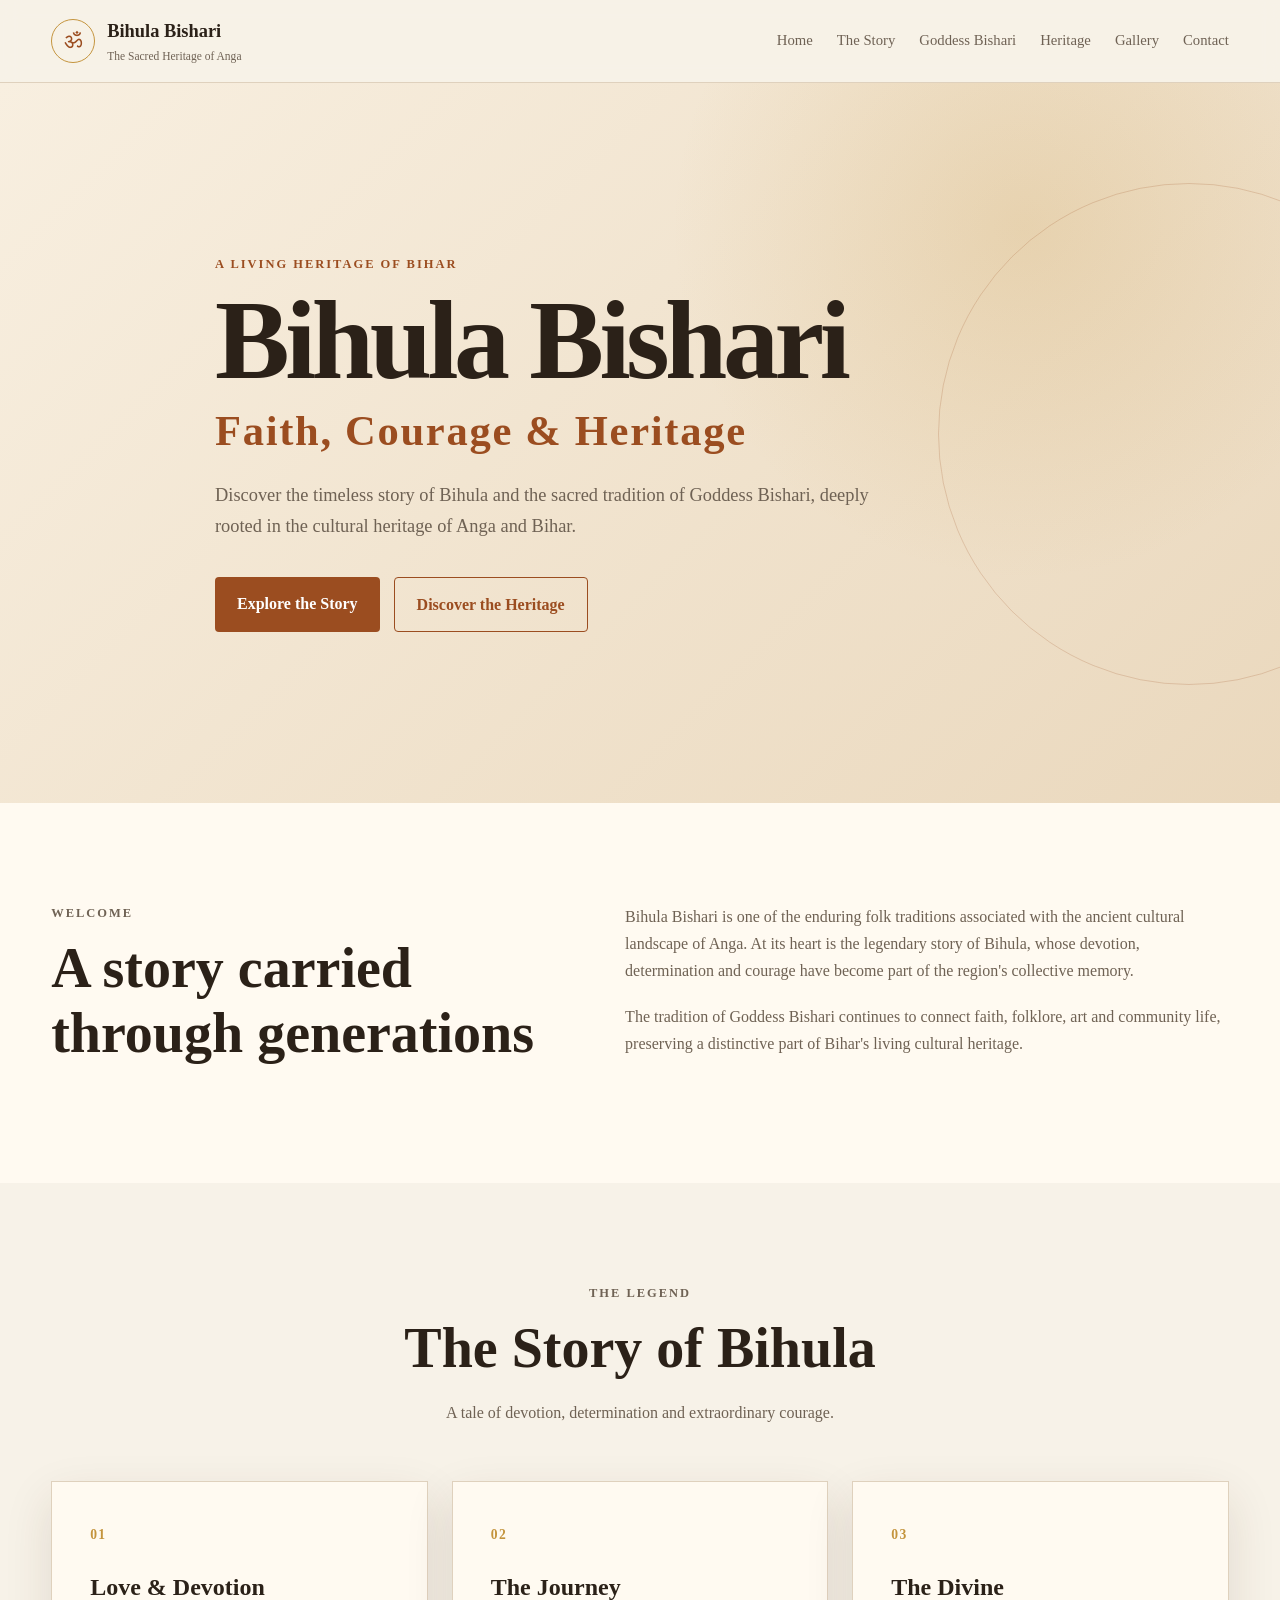
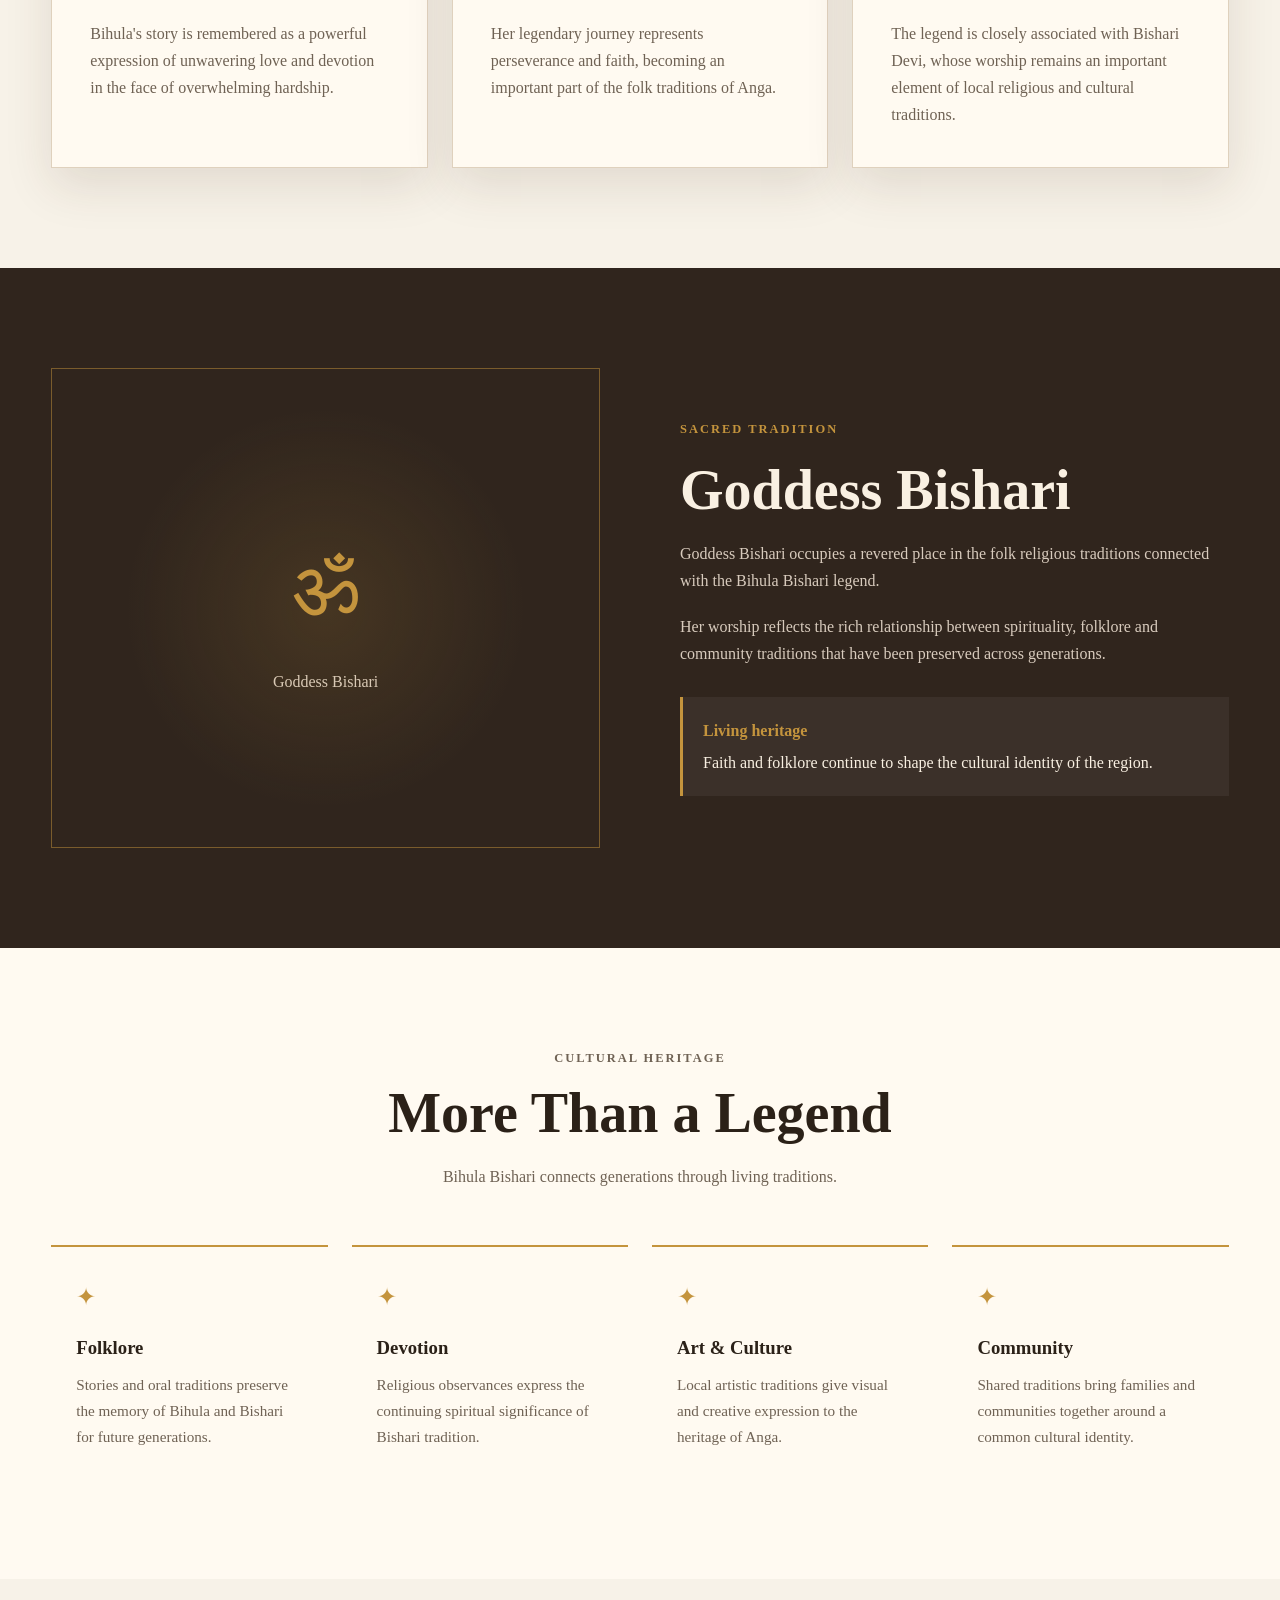
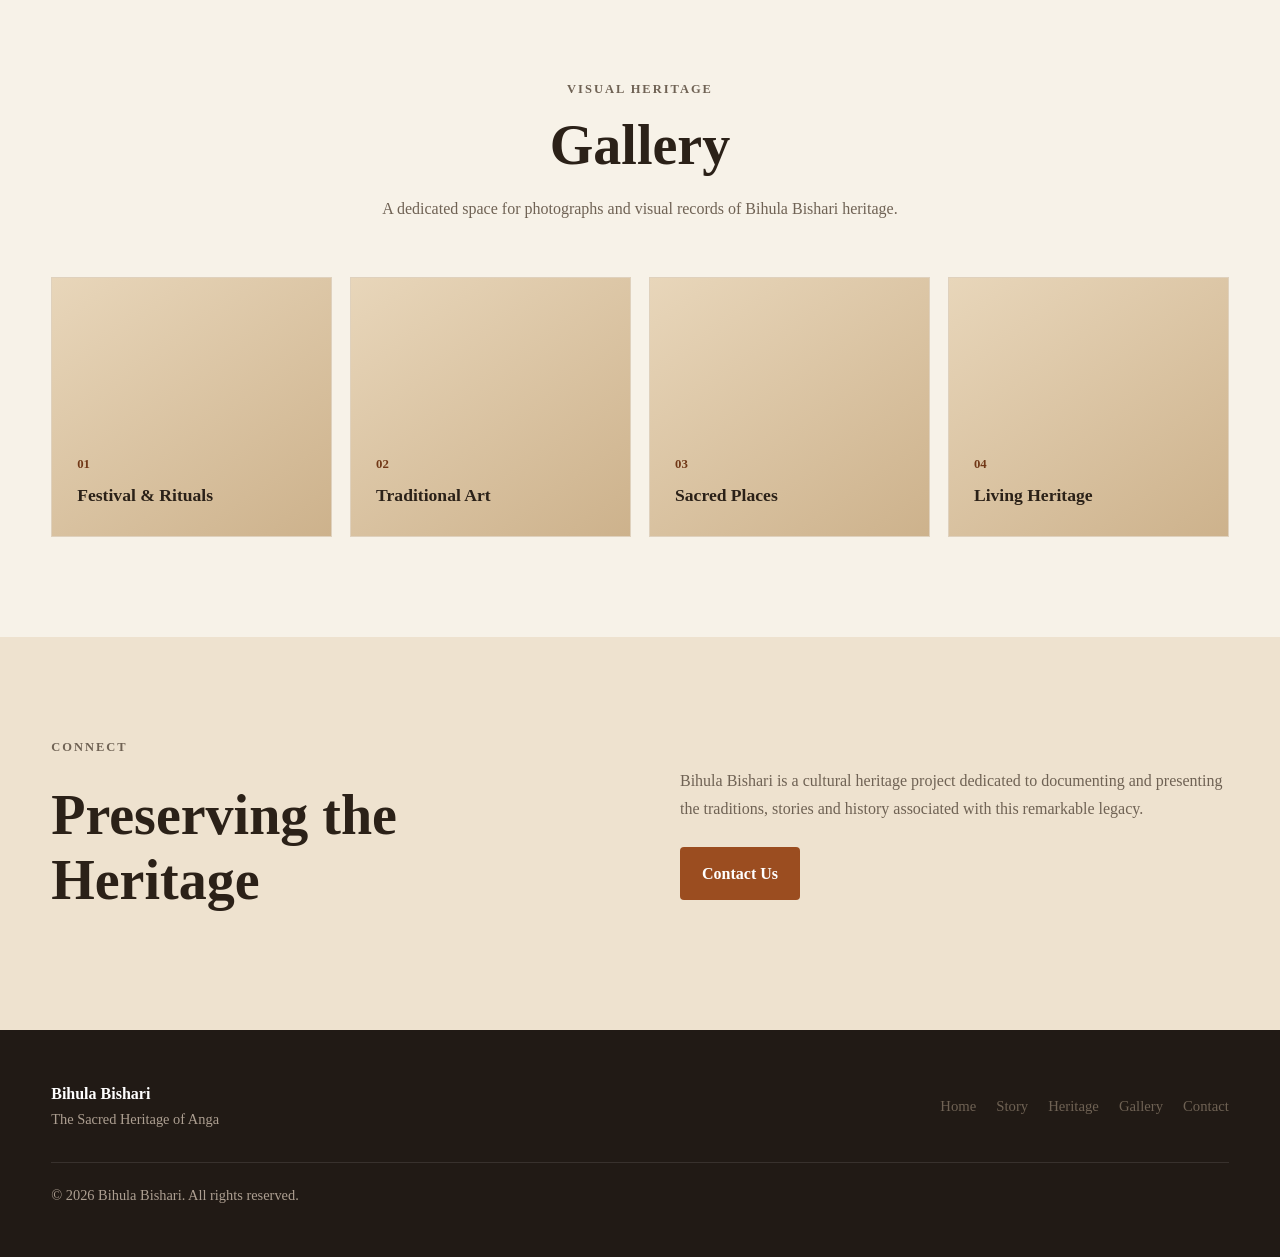
<file: index.html>
<!DOCTYPE html>
<html lang="en">
<head>
    <meta charset="UTF-8">
    <meta name="viewport" content="width=device-width, initial-scale=1.0">

    <title>Bihula Bishari | The Sacred Heritage of Anga</title>

    <meta name="description"
          content="Discover Bihula Bishari, the sacred cultural heritage of Anga, Bihar, India. Explore the legend of Bihula, Goddess Bishari, traditions, history and the living heritage of the region.">

    <meta name="keywords"
          content="Bihula Bishari, Bishari Puja, Bihula, Bishari Devi, Anga, Bihar, Bihar heritage, Indian culture, folk tradition">

    <meta name="author" content="Bihula Bishari">

    <link rel="canonical" href="https://bihulabishari.com/">

    <link rel="stylesheet" href="style.css">
</head>

<body>

    <header class="site-header">
        <div class="container header-inner">

            <a class="brand" href="index.html" aria-label="Bihula Bishari home">
                <span class="brand-symbol">ॐ</span>
                <span>
                    <strong>Bihula Bishari</strong>
                    <small>The Sacred Heritage of Anga</small>
                </span>
            </a>

            <button class="menu-toggle"
                    type="button"
                    aria-label="Open navigation"
                    aria-expanded="false">
                ☰
            </button>

            <nav class="site-nav" aria-label="Primary navigation">
                <a href="#home">Home</a>
                <a href="#story">The Story</a>
                <a href="#bishari">Goddess Bishari</a>
                <a href="#heritage">Heritage</a>
                <a href="#gallery">Gallery</a>
                <a href="#contact">Contact</a>
            </nav>

        </div>
    </header>

    <main>

        <!-- Hero -->
        <section id="home" class="hero">
            <div class="container hero-content">

                <p class="eyebrow">A Living Heritage of Bihar</p>

                <h1>
                    Bihula Bishari
                    <span>Faith, Courage &amp; Heritage</span>
                </h1>

                <p class="hero-text">
                    Discover the timeless story of Bihula and the sacred tradition
                    of Goddess Bishari, deeply rooted in the cultural heritage of
                    Anga and Bihar.
                </p>

                <div class="hero-actions">
                    <a class="button primary" href="#story">Explore the Story</a>
                    <a class="button secondary" href="#heritage">Discover the Heritage</a>
                </div>

            </div>
        </section>

        <!-- Introduction -->
        <section class="intro section">
            <div class="container intro-grid">

                <div>
                    <p class="section-label">Welcome</p>

                    <h2>
                        A story carried through generations
                    </h2>
                </div>

                <div>
                    <p>
                        Bihula Bishari is one of the enduring folk traditions
                        associated with the ancient cultural landscape of Anga.
                        At its heart is the legendary story of Bihula, whose
                        devotion, determination and courage have become part of
                        the region's collective memory.
                    </p>

                    <p>
                        The tradition of Goddess Bishari continues to connect
                        faith, folklore, art and community life, preserving a
                        distinctive part of Bihar's living cultural heritage.
                    </p>
                </div>

            </div>
        </section>

        <!-- Story -->
        <section id="story" class="section story-section">
            <div class="container">

                <div class="section-heading">
                    <p class="section-label">The Legend</p>
                    <h2>The Story of Bihula</h2>
                    <p>
                        A tale of devotion, determination and extraordinary courage.
                    </p>
                </div>

                <div class="story-grid">

                    <article class="story-card">
                        <span class="card-number">01</span>
                        <h3>Love &amp; Devotion</h3>
                        <p>
                            Bihula's story is remembered as a powerful expression
                            of unwavering love and devotion in the face of
                            overwhelming hardship.
                        </p>
                    </article>

                    <article class="story-card">
                        <span class="card-number">02</span>
                        <h3>The Journey</h3>
                        <p>
                            Her legendary journey represents perseverance and
                            faith, becoming an important part of the folk
                            traditions of Anga.
                        </p>
                    </article>

                    <article class="story-card">
                        <span class="card-number">03</span>
                        <h3>The Divine</h3>
                        <p>
                            The legend is closely associated with Bishari Devi,
                            whose worship remains an important element of local
                            religious and cultural traditions.
                        </p>
                    </article>

                </div>

            </div>
        </section>

        <!-- Bishari -->
        <section id="bishari" class="section goddess-section">
            <div class="container goddess-grid">

                <div class="goddess-image-placeholder"
                     role="img"
                     aria-label="Sacred artistic representation of Goddess Bishari">
                    <div class="placeholder-symbol">ॐ</div>
                    <p>Goddess Bishari</p>
                </div>

                <div class="goddess-content">
                    <p class="section-label">Sacred Tradition</p>

                    <h2>Goddess Bishari</h2>

                    <p>
                        Goddess Bishari occupies a revered place in the folk
                        religious traditions connected with the Bihula Bishari
                        legend.
                    </p>

                    <p>
                        Her worship reflects the rich relationship between
                        spirituality, folklore and community traditions that
                        have been preserved across generations.
                    </p>

                    <div class="highlight">
                        <strong>Living heritage</strong>
                        <span>
                            Faith and folklore continue to shape the cultural
                            identity of the region.
                        </span>
                    </div>
                </div>

            </div>
        </section>

        <!-- Heritage -->
        <section id="heritage" class="section heritage-section">
            <div class="container">

                <div class="section-heading">
                    <p class="section-label">Cultural Heritage</p>
                    <h2>More Than a Legend</h2>
                    <p>
                        Bihula Bishari connects generations through living traditions.
                    </p>
                </div>

                <div class="heritage-grid">

                    <div class="heritage-item">
                        <span>✦</span>
                        <h3>Folklore</h3>
                        <p>
                            Stories and oral traditions preserve the memory of
                            Bihula and Bishari for future generations.
                        </p>
                    </div>

                    <div class="heritage-item">
                        <span>✦</span>
                        <h3>Devotion</h3>
                        <p>
                            Religious observances express the continuing
                            spiritual significance of Bishari tradition.
                        </p>
                    </div>

                    <div class="heritage-item">
                        <span>✦</span>
                        <h3>Art &amp; Culture</h3>
                        <p>
                            Local artistic traditions give visual and creative
                            expression to the heritage of Anga.
                        </p>
                    </div>

                    <div class="heritage-item">
                        <span>✦</span>
                        <h3>Community</h3>
                        <p>
                            Shared traditions bring families and communities
                            together around a common cultural identity.
                        </p>
                    </div>

                </div>

            </div>
        </section>

        <!-- Gallery -->
        <section id="gallery" class="section gallery-section">
            <div class="container">

                <div class="section-heading">
                    <p class="section-label">Visual Heritage</p>
                    <h2>Gallery</h2>
                    <p>
                        A dedicated space for photographs and visual records
                        of Bihula Bishari heritage.
                    </p>
                </div>

                <div class="gallery-grid">

                    <div class="gallery-placeholder">
                        <span>01</span>
                        <p>Festival &amp; Rituals</p>
                    </div>

                    <div class="gallery-placeholder">
                        <span>02</span>
                        <p>Traditional Art</p>
                    </div>

                    <div class="gallery-placeholder">
                        <span>03</span>
                        <p>Sacred Places</p>
                    </div>

                    <div class="gallery-placeholder">
                        <span>04</span>
                        <p>Living Heritage</p>
                    </div>

                </div>

            </div>
        </section>

        <!-- Contact -->
        <section id="contact" class="section contact-section">
            <div class="container contact-box">

                <div>
                    <p class="section-label">Connect</p>
                    <h2>Preserving the Heritage</h2>
                </div>

                <div>
                    <p>
                        Bihula Bishari is a cultural heritage project dedicated
                        to documenting and presenting the traditions, stories
                        and history associated with this remarkable legacy.
                    </p>

                    <a class="button primary"
                       href="mailto:info@bihulabishari.com">
                        Contact Us
                    </a>
                </div>

            </div>
        </section>

    </main>

    <footer class="site-footer">
        <div class="container footer-inner">

            <div>
                <strong>Bihula Bishari</strong>
                <p>The Sacred Heritage of Anga</p>
            </div>

            <div class="footer-links">
                <a href="#home">Home</a>
                <a href="#story">Story</a>
                <a href="#heritage">Heritage</a>
                <a href="#gallery">Gallery</a>
                <a href="#contact">Contact</a>
            </div>

            <p class="copyright">
                © <span id="current-year">2026</span> Bihula Bishari. All rights reserved.
            </p>

        </div>
    </footer>

    <script src="script.js"></script>

</body>
</html>
</file>
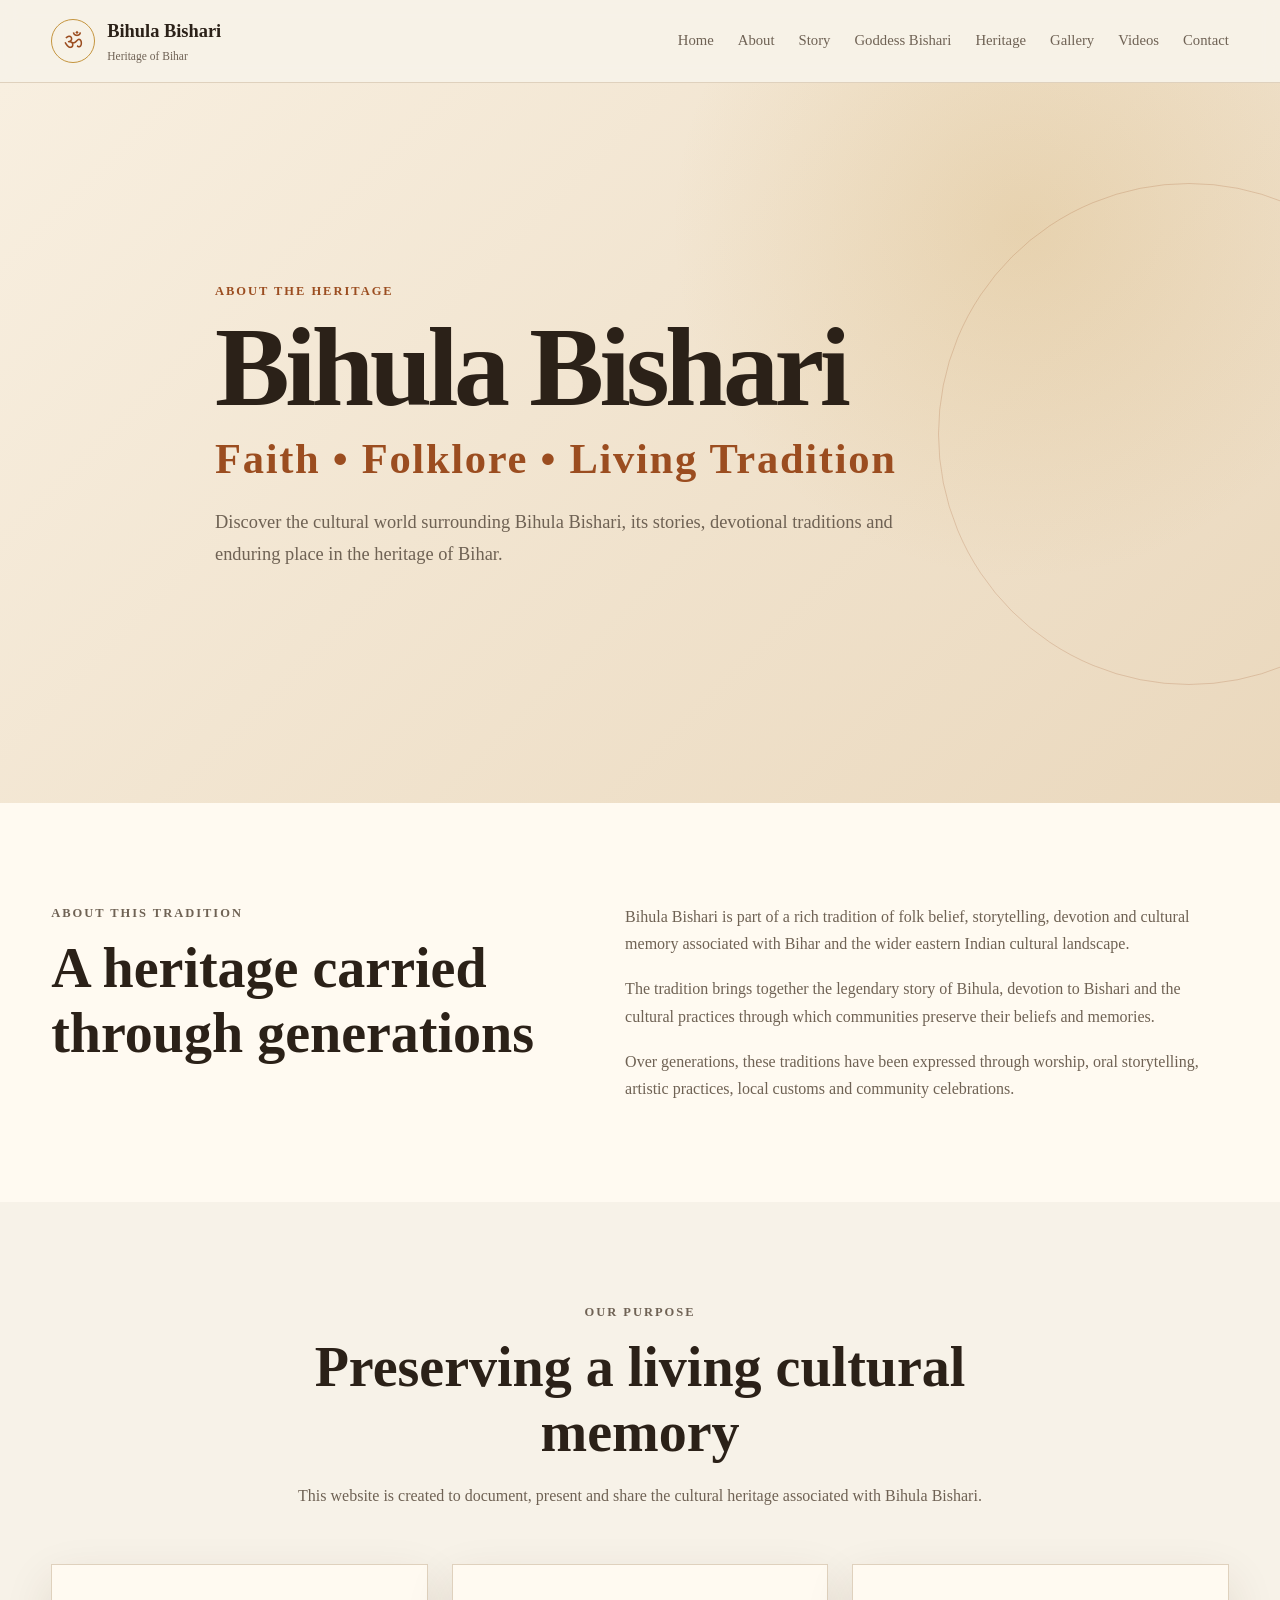
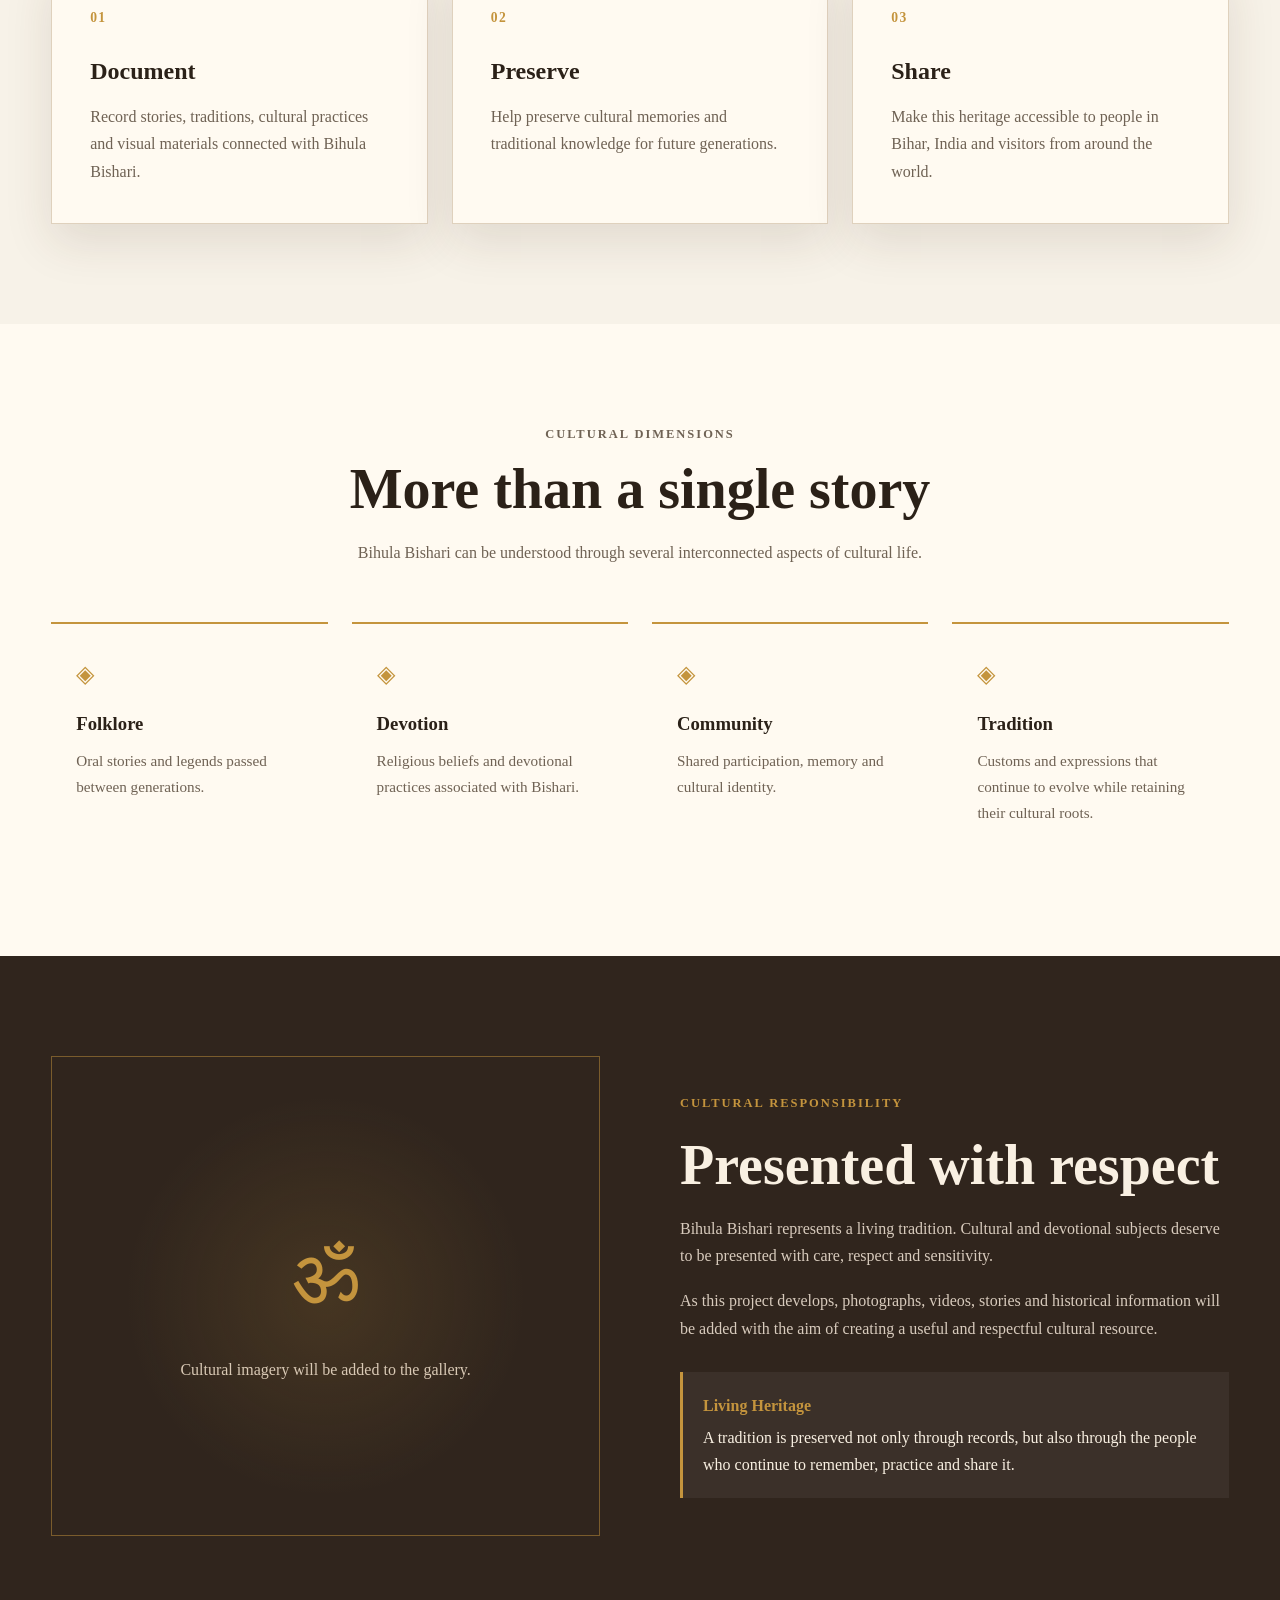
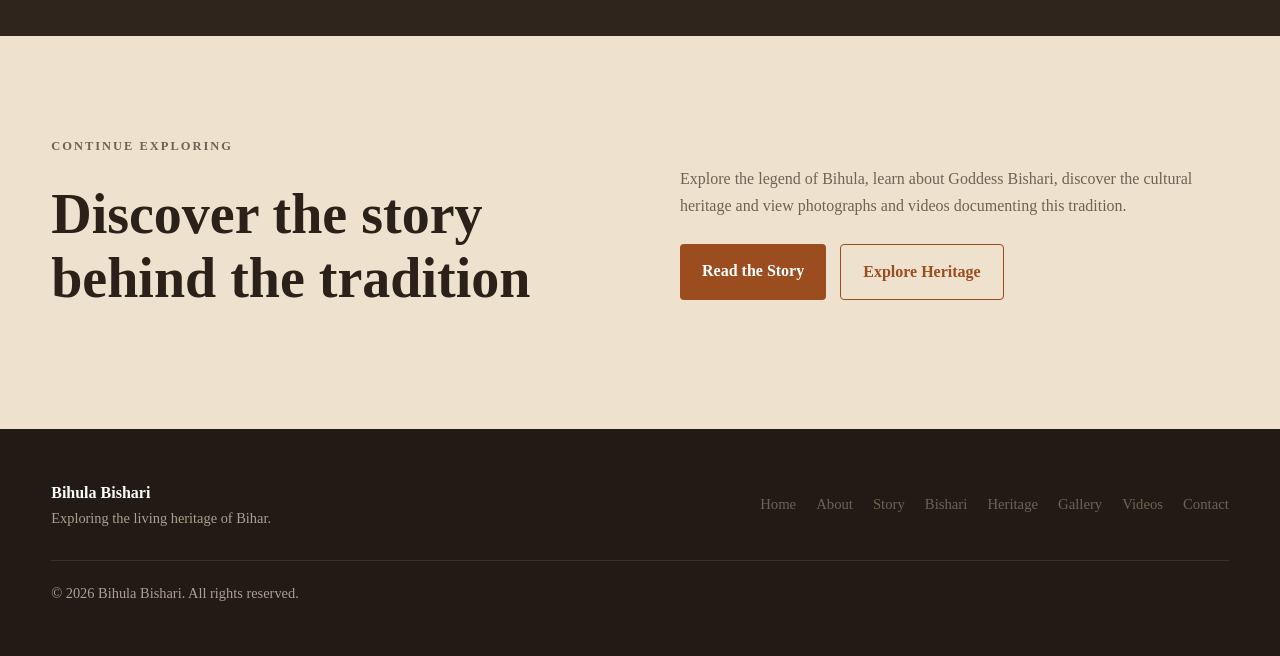
<file: about.html>
<!DOCTYPE html>
<html lang="en">
<head>
    <meta charset="UTF-8">
    <meta name="viewport" content="width=device-width, initial-scale=1.0">

    <title>About Bihula Bishari | Heritage of Bihar</title>

    <meta
        name="description"
        content="Learn about Bihula Bishari, its folklore, devotion, cultural heritage and living traditions associated with Bihar and eastern India."
    >

    <meta
        name="keywords"
        content="Bihula Bishari, Bishari Puja, Goddess Bishari, Bihar culture, Bihar heritage, Bihula, folk tradition"
    >

    <meta name="author" content="V Pandey">

    <link rel="stylesheet" href="style.css">
</head>

<body>

    <!-- Header -->
    <header class="site-header">
        <div class="container header-inner">

            <a
                href="index.html"
                class="brand"
                aria-label="Bihula Bishari home"
            >
                <span class="brand-symbol" aria-hidden="true">ॐ</span>

                <span>
                    <strong>Bihula Bishari</strong>
                    <small>Heritage of Bihar</small>
                </span>
            </a>

            <button
                class="menu-toggle"
                type="button"
                aria-label="Open navigation menu"
                aria-expanded="false"
            >
                ☰
            </button>

            <nav class="site-nav" aria-label="Main navigation">
                <a href="index.html">Home</a>
                <a href="about.html" aria-current="page">About</a>
                <a href="story.html">Story</a>
                <a href="goddess-bishari.html">Goddess Bishari</a>
                <a href="heritage.html">Heritage</a>
                <a href="gallery.html">Gallery</a>
                <a href="videos.html">Videos</a>
                <a href="contact.html">Contact</a>
            </nav>

        </div>
    </header>

    <main>

        <!-- About Hero -->
        <section class="hero">
            <div class="container hero-content">

                <p class="eyebrow">About the Heritage</p>

                <h1>
                    Bihula Bishari
                    <span>Faith • Folklore • Living Tradition</span>
                </h1>

                <p class="hero-text">
                    Discover the cultural world surrounding Bihula Bishari,
                    its stories, devotional traditions and enduring place
                    in the heritage of Bihar.
                </p>

            </div>
        </section>

        <!-- Introduction -->
        <section class="section intro">
            <div class="container intro-grid">

                <div>
                    <p class="section-label">About This Tradition</p>

                    <h2>
                        A heritage carried through generations
                    </h2>
                </div>

                <div>

                    <p>
                        Bihula Bishari is part of a rich tradition of folk
                        belief, storytelling, devotion and cultural memory
                        associated with Bihar and the wider eastern Indian
                        cultural landscape.
                    </p>

                    <p>
                        The tradition brings together the legendary story
                        of Bihula, devotion to Bishari and the cultural
                        practices through which communities preserve their
                        beliefs and memories.
                    </p>

                    <p>
                        Over generations, these traditions have been
                        expressed through worship, oral storytelling,
                        artistic practices, local customs and community
                        celebrations.
                    </p>

                </div>

            </div>
        </section>

        <!-- Our Purpose -->
        <section class="section story-section">

            <div class="container">

                <div class="section-heading">

                    <p class="section-label">
                        Our Purpose
                    </p>

                    <h2>
                        Preserving a living cultural memory
                    </h2>

                    <p>
                        This website is created to document, present and
                        share the cultural heritage associated with
                        Bihula Bishari.
                    </p>

                </div>

                <div class="story-grid">

                    <article class="story-card">

                        <span class="card-number">01</span>

                        <h3>Document</h3>

                        <p>
                            Record stories, traditions, cultural practices
                            and visual materials connected with Bihula
                            Bishari.
                        </p>

                    </article>

                    <article class="story-card">

                        <span class="card-number">02</span>

                        <h3>Preserve</h3>

                        <p>
                            Help preserve cultural memories and traditional
                            knowledge for future generations.
                        </p>

                    </article>

                    <article class="story-card">

                        <span class="card-number">03</span>

                        <h3>Share</h3>

                        <p>
                            Make this heritage accessible to people in
                            Bihar, India and visitors from around the world.
                        </p>

                    </article>

                </div>

            </div>

        </section>

        <!-- Cultural Dimensions -->
        <section class="section heritage-section">

            <div class="container">

                <div class="section-heading">

                    <p class="section-label">
                        Cultural Dimensions
                    </p>

                    <h2>
                        More than a single story
                    </h2>

                    <p>
                        Bihula Bishari can be understood through several
                        interconnected aspects of cultural life.
                    </p>

                </div>

                <div class="heritage-grid">

                    <article class="heritage-item">

                        <span aria-hidden="true">◈</span>

                        <h3>Folklore</h3>

                        <p>
                            Oral stories and legends passed between
                            generations.
                        </p>

                    </article>

                    <article class="heritage-item">

                        <span aria-hidden="true">◈</span>

                        <h3>Devotion</h3>

                        <p>
                            Religious beliefs and devotional practices
                            associated with Bishari.
                        </p>

                    </article>

                    <article class="heritage-item">

                        <span aria-hidden="true">◈</span>

                        <h3>Community</h3>

                        <p>
                            Shared participation, memory and cultural
                            identity.
                        </p>

                    </article>

                    <article class="heritage-item">

                        <span aria-hidden="true">◈</span>

                        <h3>Tradition</h3>

                        <p>
                            Customs and expressions that continue to evolve
                            while retaining their cultural roots.
                        </p>

                    </article>

                </div>

            </div>

        </section>

        <!-- Respect and Documentation -->
        <section class="section goddess-section">

            <div class="container goddess-grid">

                <div class="goddess-image-placeholder">

                    <span
                        class="placeholder-symbol"
                        aria-hidden="true"
                    >
                        ॐ
                    </span>

                    <p>
                        Cultural imagery will be added to the gallery.
                    </p>

                </div>

                <div class="goddess-content">

                    <p class="section-label">
                        Cultural Responsibility
                    </p>

                    <h2>
                        Presented with respect
                    </h2>

                    <p>
                        Bihula Bishari represents a living tradition.
                        Cultural and devotional subjects deserve to be
                        presented with care, respect and sensitivity.
                    </p>

                    <p>
                        As this project develops, photographs, videos,
                        stories and historical information will be added
                        with the aim of creating a useful and respectful
                        cultural resource.
                    </p>

                    <div class="highlight">

                        <strong>Living Heritage</strong>

                        <span>
                            A tradition is preserved not only through
                            records, but also through the people who
                            continue to remember, practice and share it.
                        </span>

                    </div>

                </div>

            </div>

        </section>

        <!-- Explore More -->
        <section class="section contact-section">

            <div class="container contact-box">

                <div>

                    <p class="section-label">
                        Continue Exploring
                    </p>

                    <h2>
                        Discover the story behind the tradition
                    </h2>

                </div>

                <div>

                    <p>
                        Explore the legend of Bihula, learn about Goddess
                        Bishari, discover the cultural heritage and view
                        photographs and videos documenting this tradition.
                    </p>

                    <div class="hero-actions">

                        <a
                            class="button primary"
                            href="story.html"
                        >
                            Read the Story
                        </a>

                        <a
                            class="button secondary"
                            href="heritage.html"
                        >
                            Explore Heritage
                        </a>

                    </div>

                </div>

            </div>

        </section>

    </main>

    <!-- Footer -->
    <footer class="site-footer">

        <div class="container footer-inner">

            <div>

                <strong>Bihula Bishari</strong>

                <p>
                    Exploring the living heritage of Bihar.
                </p>

            </div>

            <nav
                class="footer-links"
                aria-label="Footer navigation"
            >
                <a href="index.html">Home</a>
                <a href="about.html">About</a>
                <a href="story.html">Story</a>
                <a href="goddess-bishari.html">Bishari</a>
                <a href="heritage.html">Heritage</a>
                <a href="gallery.html">Gallery</a>
                <a href="videos.html">Videos</a>
                <a href="contact.html">Contact</a>
            </nav>

            <p class="copyright">
                © 2026 Bihula Bishari. All rights reserved.
            </p>

        </div>

    </footer>

    <script src="script.js"></script>

</body>
</html>
</file>
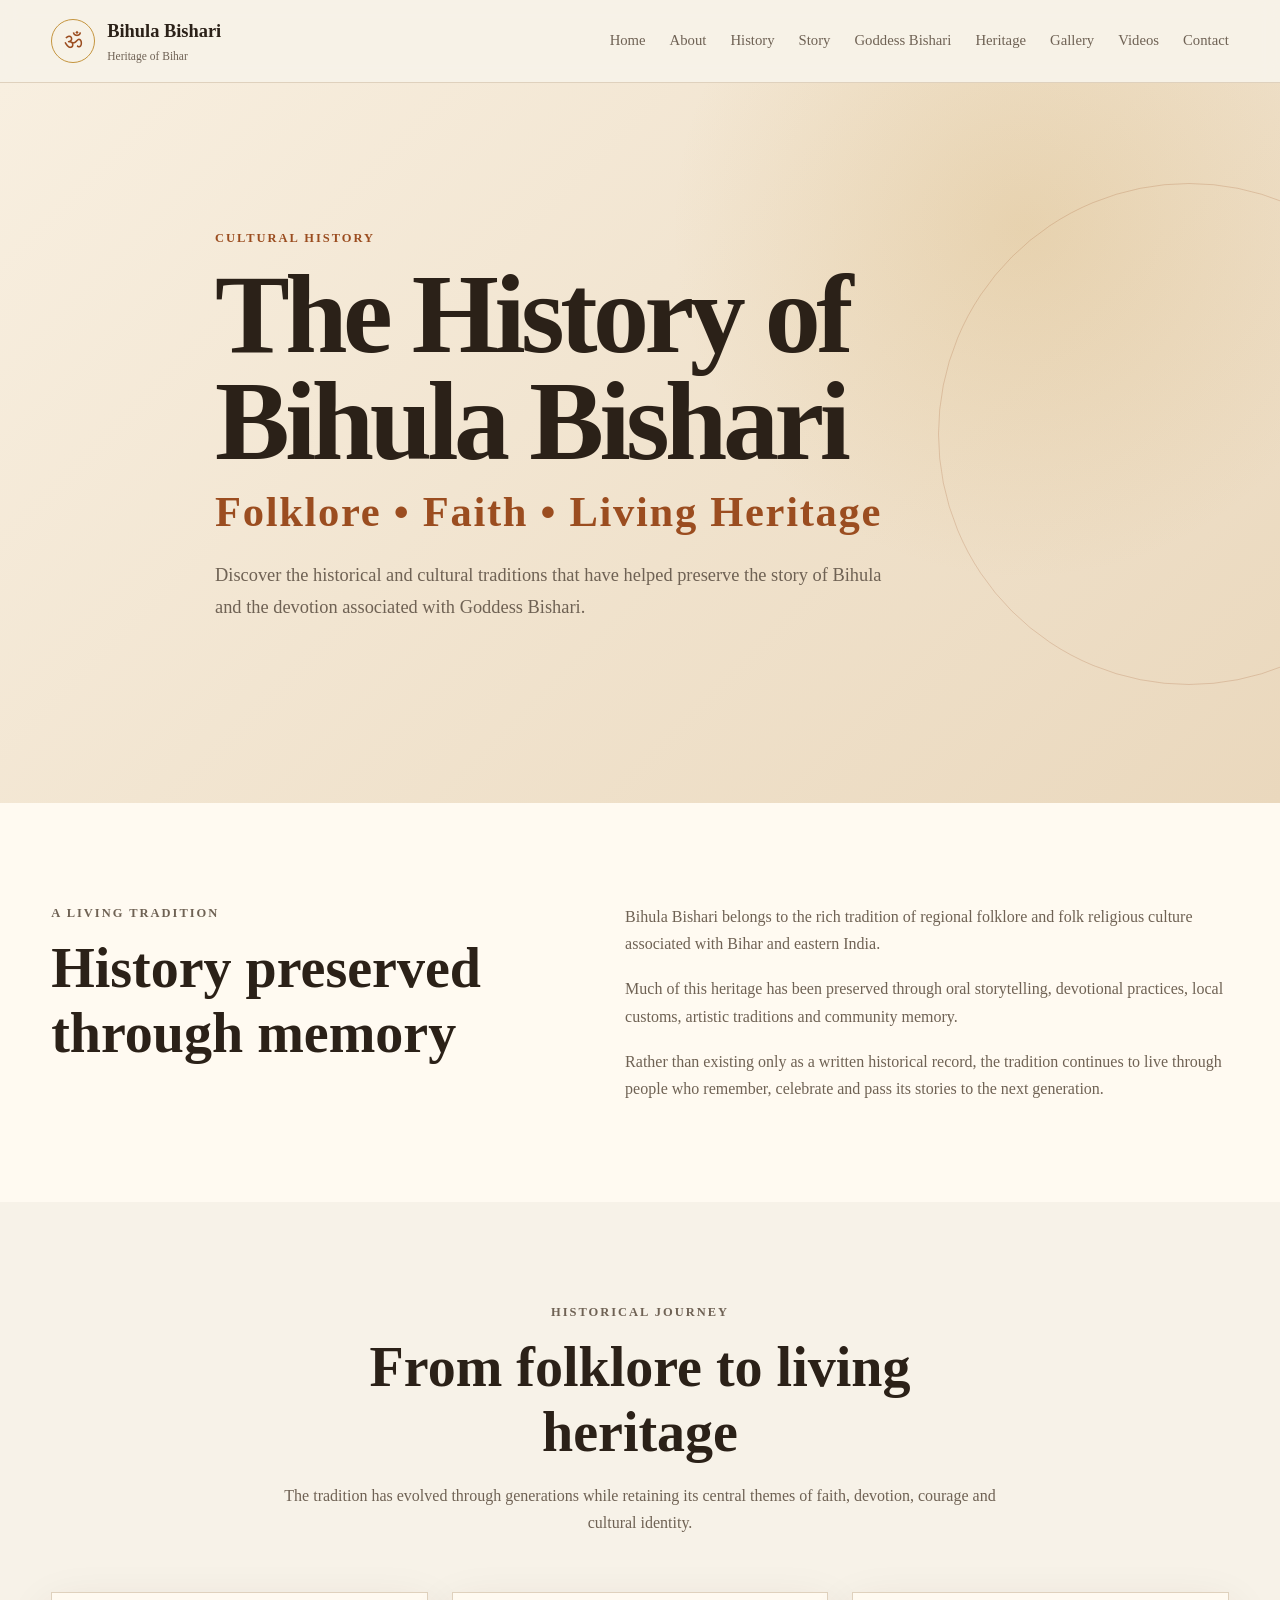
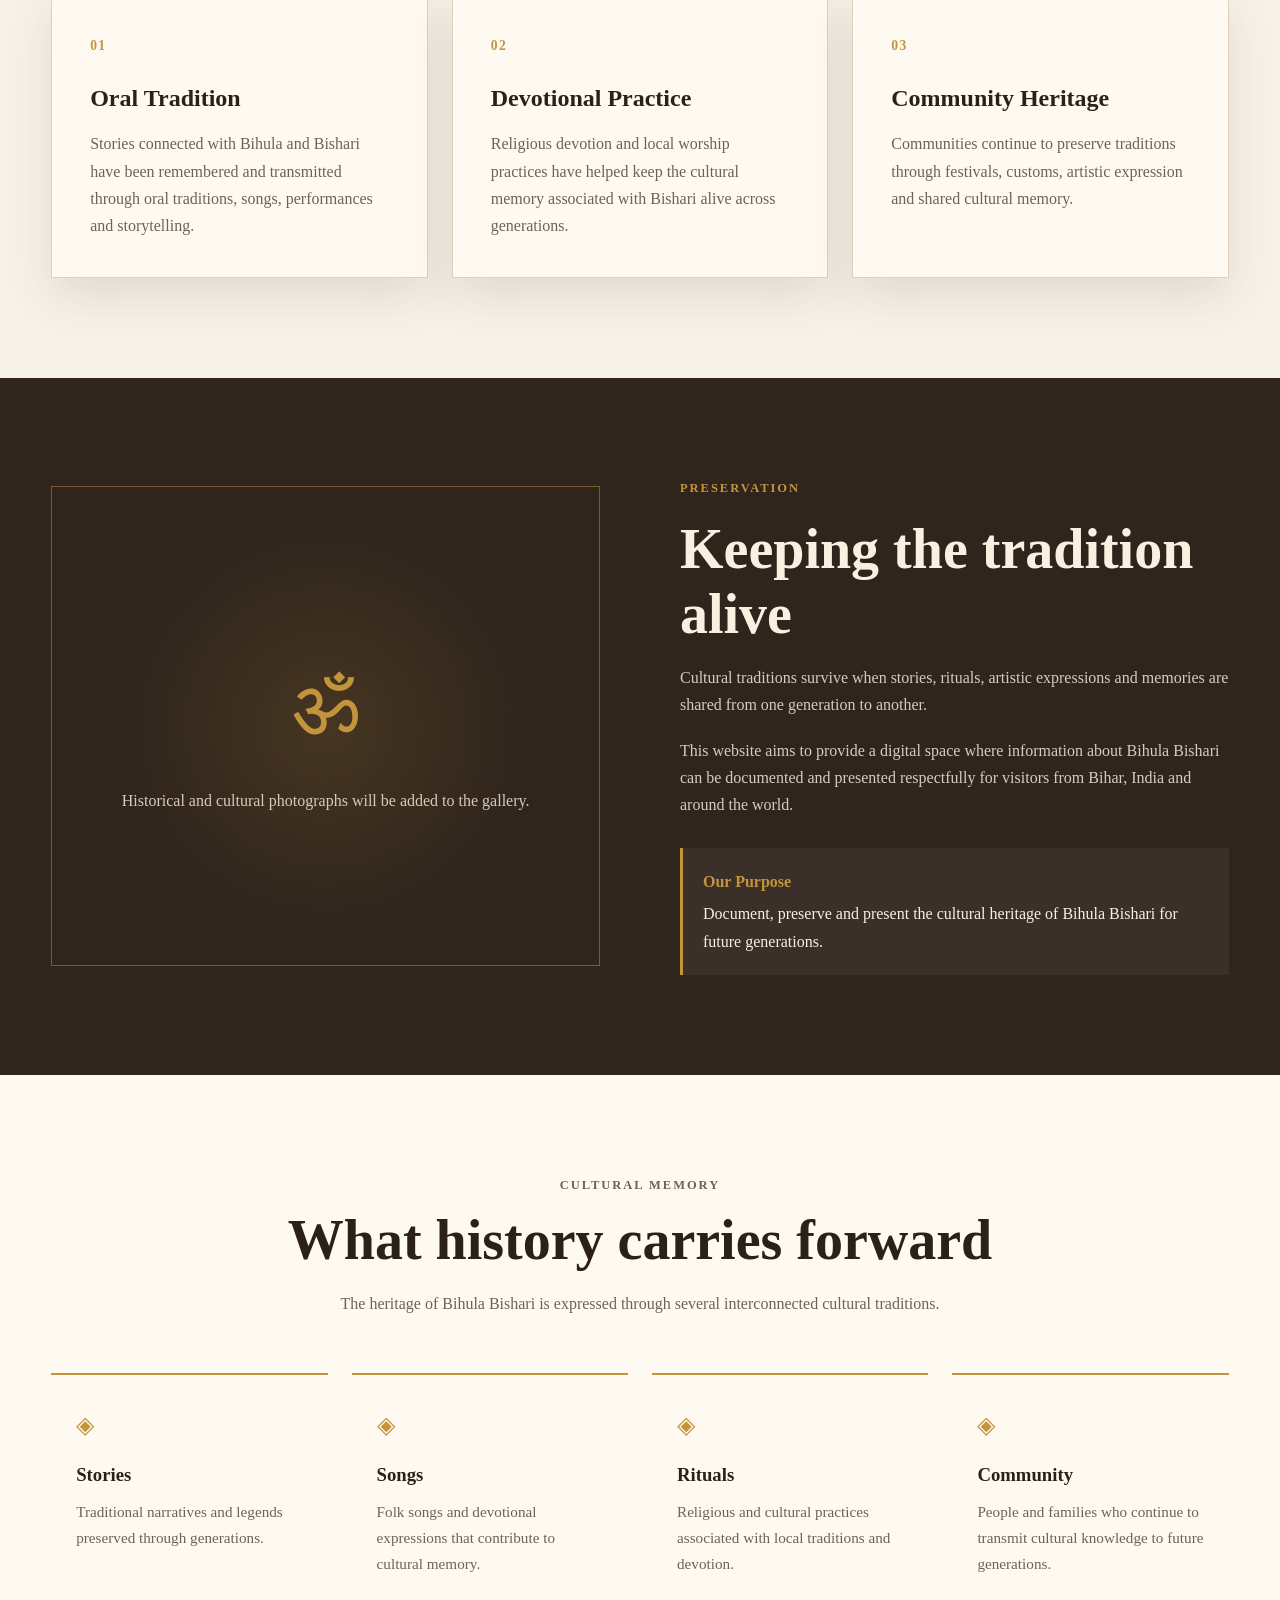
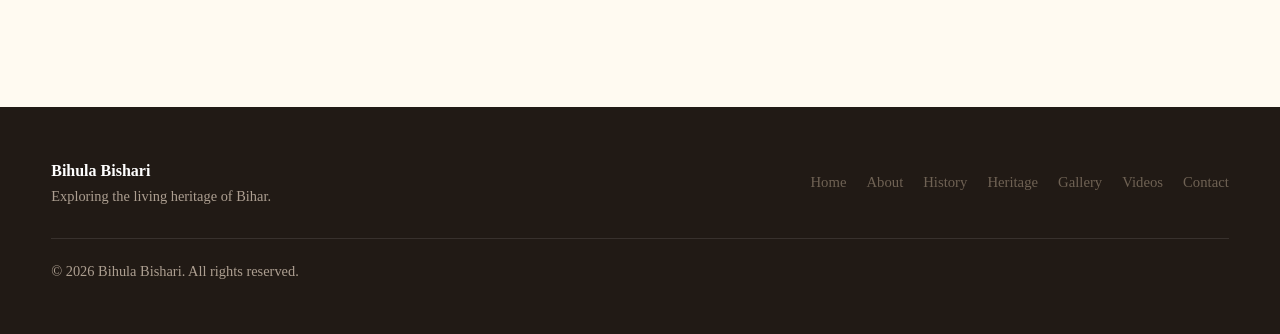
<file: history.html>
<!DOCTYPE html>
<html lang="en">
<head>
    <meta charset="UTF-8">
    <meta name="viewport" content="width=device-width, initial-scale=1.0">

    <title>History of Bihula Bishari | Bihula Bishari</title>

    <meta
        name="description"
        content="Explore the history, folklore and cultural heritage surrounding Bihula Bishari and Goddess Bishari in Bihar."
    >

    <meta name="author" content="V Pandey">

    <link rel="stylesheet" href="style.css">
</head>

<body>

    <!-- Header -->
    <header class="site-header">
        <div class="container header-inner">

            <a href="index.html" class="brand" aria-label="Bihula Bishari home">
                <span class="brand-symbol" aria-hidden="true">ॐ</span>

                <span>
                    <strong>Bihula Bishari</strong>
                    <small>Heritage of Bihar</small>
                </span>
            </a>

            <button
                class="menu-toggle"
                type="button"
                aria-label="Open navigation menu"
                aria-expanded="false"
            >
                ☰
            </button>

            <nav class="site-nav" aria-label="Main navigation">
                <a href="index.html">Home</a>
                <a href="about.html">About</a>
                <a href="history.html">History</a>
                <a href="index.html#story">Story</a>
                <a href="index.html#goddess">Goddess Bishari</a>
                <a href="index.html#heritage">Heritage</a>
                <a href="index.html#gallery">Gallery</a>
                <a href="videos.html">Videos</a>
                <a href="index.html#contact">Contact</a>
            </nav>

        </div>
    </header>

    <main>

        <!-- Hero -->
        <section class="hero">
            <div class="container hero-content">

                <p class="eyebrow">Cultural History</p>

                <h1>
                    The History of Bihula Bishari
                    <span>Folklore • Faith • Living Heritage</span>
                </h1>

                <p class="hero-text">
                    Discover the historical and cultural traditions that
                    have helped preserve the story of Bihula and the
                    devotion associated with Goddess Bishari.
                </p>

            </div>
        </section>

        <!-- Introduction -->
        <section class="section intro">

            <div class="container intro-grid">

                <div>
                    <p class="section-label">A Living Tradition</p>

                    <h2>
                        History preserved through memory
                    </h2>
                </div>

                <div>

                    <p>
                        Bihula Bishari belongs to the rich tradition of
                        regional folklore and folk religious culture
                        associated with Bihar and eastern India.
                    </p>

                    <p>
                        Much of this heritage has been preserved through
                        oral storytelling, devotional practices, local
                        customs, artistic traditions and community memory.
                    </p>

                    <p>
                        Rather than existing only as a written historical
                        record, the tradition continues to live through
                        people who remember, celebrate and pass its stories
                        to the next generation.
                    </p>

                </div>

            </div>

        </section>

        <!-- Historical Journey -->
        <section class="section story-section">

            <div class="container">

                <div class="section-heading">

                    <p class="section-label">Historical Journey</p>

                    <h2>
                        From folklore to living heritage
                    </h2>

                    <p>
                        The tradition has evolved through generations while
                        retaining its central themes of faith, devotion,
                        courage and cultural identity.
                    </p>

                </div>

                <div class="story-grid">

                    <article class="story-card">

                        <span class="card-number">01</span>

                        <h3>Oral Tradition</h3>

                        <p>
                            Stories connected with Bihula and Bishari have
                            been remembered and transmitted through oral
                            traditions, songs, performances and storytelling.
                        </p>

                    </article>

                    <article class="story-card">

                        <span class="card-number">02</span>

                        <h3>Devotional Practice</h3>

                        <p>
                            Religious devotion and local worship practices
                            have helped keep the cultural memory associated
                            with Bishari alive across generations.
                        </p>

                    </article>

                    <article class="story-card">

                        <span class="card-number">03</span>

                        <h3>Community Heritage</h3>

                        <p>
                            Communities continue to preserve traditions
                            through festivals, customs, artistic expression
                            and shared cultural memory.
                        </p>

                    </article>

                </div>

            </div>

        </section>

        <!-- Cultural Preservation -->
        <section class="section goddess-section">

            <div class="container goddess-grid">

                <div class="goddess-image-placeholder">

                    <span
                        class="placeholder-symbol"
                        aria-hidden="true"
                    >
                        ॐ
                    </span>

                    <p>
                        Historical and cultural photographs will be added
                        to the gallery.
                    </p>

                </div>

                <div class="goddess-content">

                    <p class="section-label">
                        Preservation
                    </p>

                    <h2>
                        Keeping the tradition alive
                    </h2>

                    <p>
                        Cultural traditions survive when stories, rituals,
                        artistic expressions and memories are shared from
                        one generation to another.
                    </p>

                    <p>
                        This website aims to provide a digital space where
                        information about Bihula Bishari can be documented
                        and presented respectfully for visitors from Bihar,
                        India and around the world.
                    </p>

                    <div class="highlight">

                        <strong>Our Purpose</strong>

                        <span>
                            Document, preserve and present the cultural
                            heritage of Bihula Bishari for future generations.
                        </span>

                    </div>

                </div>

            </div>

        </section>

        <!-- Heritage Themes -->
        <section class="section heritage-section">

            <div class="container">

                <div class="section-heading">

                    <p class="section-label">
                        Cultural Memory
                    </p>

                    <h2>
                        What history carries forward
                    </h2>

                    <p>
                        The heritage of Bihula Bishari is expressed through
                        several interconnected cultural traditions.
                    </p>

                </div>

                <div class="heritage-grid">

                    <article class="heritage-item">

                        <span aria-hidden="true">◈</span>

                        <h3>Stories</h3>

                        <p>
                            Traditional narratives and legends preserved
                            through generations.
                        </p>

                    </article>

                    <article class="heritage-item">

                        <span aria-hidden="true">◈</span>

                        <h3>Songs</h3>

                        <p>
                            Folk songs and devotional expressions that
                            contribute to cultural memory.
                        </p>

                    </article>

                    <article class="heritage-item">

                        <span aria-hidden="true">◈</span>

                        <h3>Rituals</h3>

                        <p>
                            Religious and cultural practices associated
                            with local traditions and devotion.
                        </p>

                    </article>

                    <article class="heritage-item">

                        <span aria-hidden="true">◈</span>

                        <h3>Community</h3>

                        <p>
                            People and families who continue to transmit
                            cultural knowledge to future generations.
                        </p>

                    </article>

                </div>

            </div>

        </section>

        <!-- Footer -->
        <footer class="site-footer">

            <div class="container footer-inner">

                <div>

                    <strong>Bihula Bishari</strong>

                    <p>
                        Exploring the living heritage of Bihar.
                    </p>

                </div>

                <nav
                    class="footer-links"
                    aria-label="Footer navigation"
                >
                    <a href="index.html">Home</a>
                    <a href="about.html">About</a>
                    <a href="history.html">History</a>
                    <a href="index.html#heritage">Heritage</a>
                    <a href="index.html#gallery">Gallery</a>
                    <a href="videos.html">Videos</a>
                    <a href="index.html#contact">Contact</a>
                </nav>

                <p class="copyright">
                    © 2026 Bihula Bishari. All rights reserved.
                </p>

            </div>

        </footer>

    </main>

    <script src="script.js"></script>

</body>
</html>
</file>
<file: style.css>
﻿:root {
    --bg: #f7f2e8;
    --surface: #fffaf1;
    --text: #2b2118;
    --muted: #6f6254;
    --accent: #9b4d20;
    --accent-dark: #713817;
    --gold: #c4943d;
    --border: #dfd1bd;
    --shadow: 0 18px 45px rgba(67, 45, 27, 0.12);
    --max-width: 1180px;
}

* {
    box-sizing: border-box;
    margin: 0;
    padding: 0;
}

html {
    scroll-behavior: smooth;
}

body {
    font-family: Georgia, "Times New Roman", serif;
    background: var(--bg);
    color: var(--text);
    line-height: 1.7;
}

a {
    color: inherit;
    text-decoration: none;
}

.container {
    width: min(92%, var(--max-width));
    margin: 0 auto;
}

.section {
    padding: 100px 0;
}

.section-label,
.eyebrow {
    color: var(--accent);
    text-transform: uppercase;
    letter-spacing: 0.16em;
    font-size: 0.78rem;
    font-weight: 700;
    margin-bottom: 12px;
}

.section-heading {
    max-width: 720px;
    margin: 0 auto 55px;
    text-align: center;
}

.section-heading h2,
.intro h2,
.goddess-content h2,
.contact-box h2 {
    font-size: clamp(2rem, 5vw, 3.5rem);
    line-height: 1.15;
    margin-bottom: 18px;
}

.section-heading p,
.goddess-content p,
.intro p,
.contact-box p {
    color: var(--muted);
}

/* Header */

.site-header {
    position: sticky;
    top: 0;
    z-index: 1000;
    background: rgba(247, 242, 232, 0.96);
    border-bottom: 1px solid var(--border);
    backdrop-filter: blur(10px);
}

.header-inner {
    min-height: 82px;
    display: flex;
    align-items: center;
    justify-content: space-between;
    gap: 30px;
}

.brand {
    display: flex;
    align-items: center;
    gap: 12px;
}

.brand-symbol {
    width: 44px;
    height: 44px;
    display: grid;
    place-items: center;
    border: 1px solid var(--gold);
    border-radius: 50%;
    color: var(--accent);
    font-size: 1.35rem;
}

.brand strong {
    display: block;
    font-size: 1.15rem;
}

.brand small {
    display: block;
    color: var(--muted);
    font-size: 0.72rem;
}

.site-nav {
    display: flex;
    align-items: center;
    gap: 24px;
}

.site-nav a,
.footer-links a {
    color: var(--muted);
    font-size: 0.92rem;
    transition: color 0.25s ease;
}

.site-nav a:hover,
.footer-links a:hover {
    color: var(--accent);
}

.menu-toggle {
    display: none;
    border: 0;
    background: transparent;
    color: var(--text);
    font-size: 1.7rem;
    cursor: pointer;
}

/* Hero */

.hero {
    min-height: 720px;
    display: flex;
    align-items: center;
    position: relative;
    overflow: hidden;
    background:
        radial-gradient(
            circle at 80% 20%,
            rgba(196, 148, 61, 0.2),
            transparent 30%
        ),
        linear-gradient(135deg, #f8efe0, #ead8bd);
}

.hero::before {
    content: "";
    position: absolute;
    width: 500px;
    height: 500px;
    border: 1px solid rgba(155, 77, 32, 0.2);
    border-radius: 50%;
    right: -160px;
    top: 100px;
}

.hero-content {
    position: relative;
    max-width: 850px;
}

.hero h1 {
    font-size: clamp(3.2rem, 9vw, 7rem);
    line-height: 0.95;
    letter-spacing: -0.04em;
    margin-bottom: 28px;
}

.hero h1 span {
    display: block;
    color: var(--accent);
    font-size: 0.38em;
    letter-spacing: 0.04em;
    margin-top: 18px;
}

.hero-text {
    max-width: 680px;
    color: var(--muted);
    font-size: 1.15rem;
    margin-bottom: 35px;
}

.hero-actions {
    display: flex;
    flex-wrap: wrap;
    gap: 14px;
}

.button {
    display: inline-block;
    padding: 13px 22px;
    border-radius: 4px;
    font-weight: 700;
    transition: transform 0.2s ease, background 0.2s ease;
}

.button:hover {
    transform: translateY(-2px);
}

.button.primary {
    background: var(--accent);
    color: white;
}

.button.primary:hover {
    background: var(--accent-dark);
}

.button.secondary {
    border: 1px solid var(--accent);
    color: var(--accent);
}

/* Introduction */

.intro {
    background: var(--surface);
}

.intro-grid {
    display: grid;
    grid-template-columns: 0.9fr 1.1fr;
    gap: 80px;
    align-items: start;
}

.intro p + p {
    margin-top: 18px;
}

/* Story */

.story-section {
    background: var(--bg);
}

.story-grid {
    display: grid;
    grid-template-columns: repeat(3, 1fr);
    gap: 24px;
}

.story-card {
    position: relative;
    padding: 38px;
    background: var(--surface);
    border: 1px solid var(--border);
    box-shadow: var(--shadow);
}

.card-number {
    color: var(--gold);
    font-size: 0.85rem;
    font-weight: 700;
    letter-spacing: 0.1em;
}

.story-card h3 {
    font-size: 1.5rem;
    margin: 20px 0 12px;
}

.story-card p {
    color: var(--muted);
}

/* Goddess */

.goddess-section {
    background: #30251d;
    color: #f9f0e2;
}

.goddess-grid {
    display: grid;
    grid-template-columns: 1fr 1fr;
    gap: 80px;
    align-items: center;
}

.goddess-image-placeholder {
    min-height: 480px;
    display: grid;
    place-items: center;
    align-content: center;
    border: 1px solid rgba(196, 148, 61, 0.5);
    background:
        radial-gradient(
            circle,
            rgba(196, 148, 61, 0.15),
            transparent 55%
        );
}

.placeholder-symbol {
    font-size: 5rem;
    color: var(--gold);
}

.goddess-image-placeholder p {
    color: #d9c9b5;
    margin-top: 12px;
}

.goddess-content .section-label {
    color: var(--gold);
}

.goddess-content p {
    color: #d8cbbd;
    margin-bottom: 18px;
}

.highlight {
    margin-top: 30px;
    padding: 20px;
    border-left: 3px solid var(--gold);
    background: rgba(255, 255, 255, 0.05);
}

.highlight strong,
.highlight span {
    display: block;
}

.highlight strong {
    color: var(--gold);
    margin-bottom: 5px;
}

/* Heritage */

.heritage-section {
    background: var(--surface);
}

.heritage-grid {
    display: grid;
    grid-template-columns: repeat(4, 1fr);
    gap: 24px;
}

.heritage-item {
    padding: 30px 25px;
    border-top: 2px solid var(--gold);
}

.heritage-item > span {
    color: var(--gold);
    font-size: 1.5rem;
}

.heritage-item h3 {
    margin: 14px 0 8px;
}

.heritage-item p {
    color: var(--muted);
    font-size: 0.95rem;
}

/* Gallery */

.gallery-section {
    background: var(--bg);
}

.gallery-grid {
    display: grid;
    grid-template-columns: repeat(4, 1fr);
    gap: 18px;
}

.gallery-placeholder {
    min-height: 260px;
    display: flex;
    flex-direction: column;
    justify-content: flex-end;
    padding: 25px;
    border: 1px solid var(--border);
    background:
        linear-gradient(145deg, #e8d6ba, #cdb28c);
}

.gallery-placeholder span {
    font-size: 0.8rem;
    color: var(--accent-dark);
    font-weight: 700;
}

.gallery-placeholder p {
    font-size: 1.1rem;
    font-weight: 700;
    margin-top: 6px;
}

/* Contact */

.contact-section {
    background: #eee2cf;
}

.contact-box {
    display: grid;
    grid-template-columns: 1fr 1fr;
    gap: 80px;
    align-items: center;
}

.contact-box p {
    margin-bottom: 25px;
}

/* Footer */

.site-footer {
    background: #211a15;
    color: #e8dccd;
    padding: 50px 0;
}

.footer-inner {
    display: grid;
    grid-template-columns: 1fr auto;
    gap: 30px;
    align-items: center;
}

.site-footer strong {
    color: white;
}

.site-footer p {
    color: #ad9f91;
    font-size: 0.9rem;
}

.footer-links {
    display: flex;
    flex-wrap: wrap;
    gap: 20px;
}

.copyright {
    grid-column: 1 / -1;
    padding-top: 20px;
    border-top: 1px solid rgba(255, 255, 255, 0.1);
}

/* Responsive */

@media (max-width: 900px) {
    .site-nav {
        gap: 14px;
    }

    .story-grid,
    .heritage-grid,
    .gallery-grid {
        grid-template-columns: repeat(2, 1fr);
    }

    .intro-grid,
    .goddess-grid,
    .contact-box {
        grid-template-columns: 1fr;
        gap: 45px;
    }
}

@media (max-width: 700px) {
    .header-inner {
        min-height: 70px;
    }

    .menu-toggle {
        display: block;
    }

    .site-nav {
        position: absolute;
        top: 70px;
        left: 0;
        right: 0;
        display: none;
        flex-direction: column;
        align-items: stretch;
        padding: 20px;
        background: var(--surface);
        border-bottom: 1px solid var(--border);
    }

    .site-nav.open {
        display: flex;
    }

    .site-nav a {
        padding: 9px 0;
    }

    .hero {
        min-height: 650px;
    }

    .section {
        padding: 75px 0;
    }

    .story-grid,
    .heritage-grid,
    .gallery-grid {
        grid-template-columns: 1fr;
    }

    .footer-inner {
        grid-template-columns: 1fr;
    }

    .copyright {
        grid-column: auto;
    }
}
</file>
